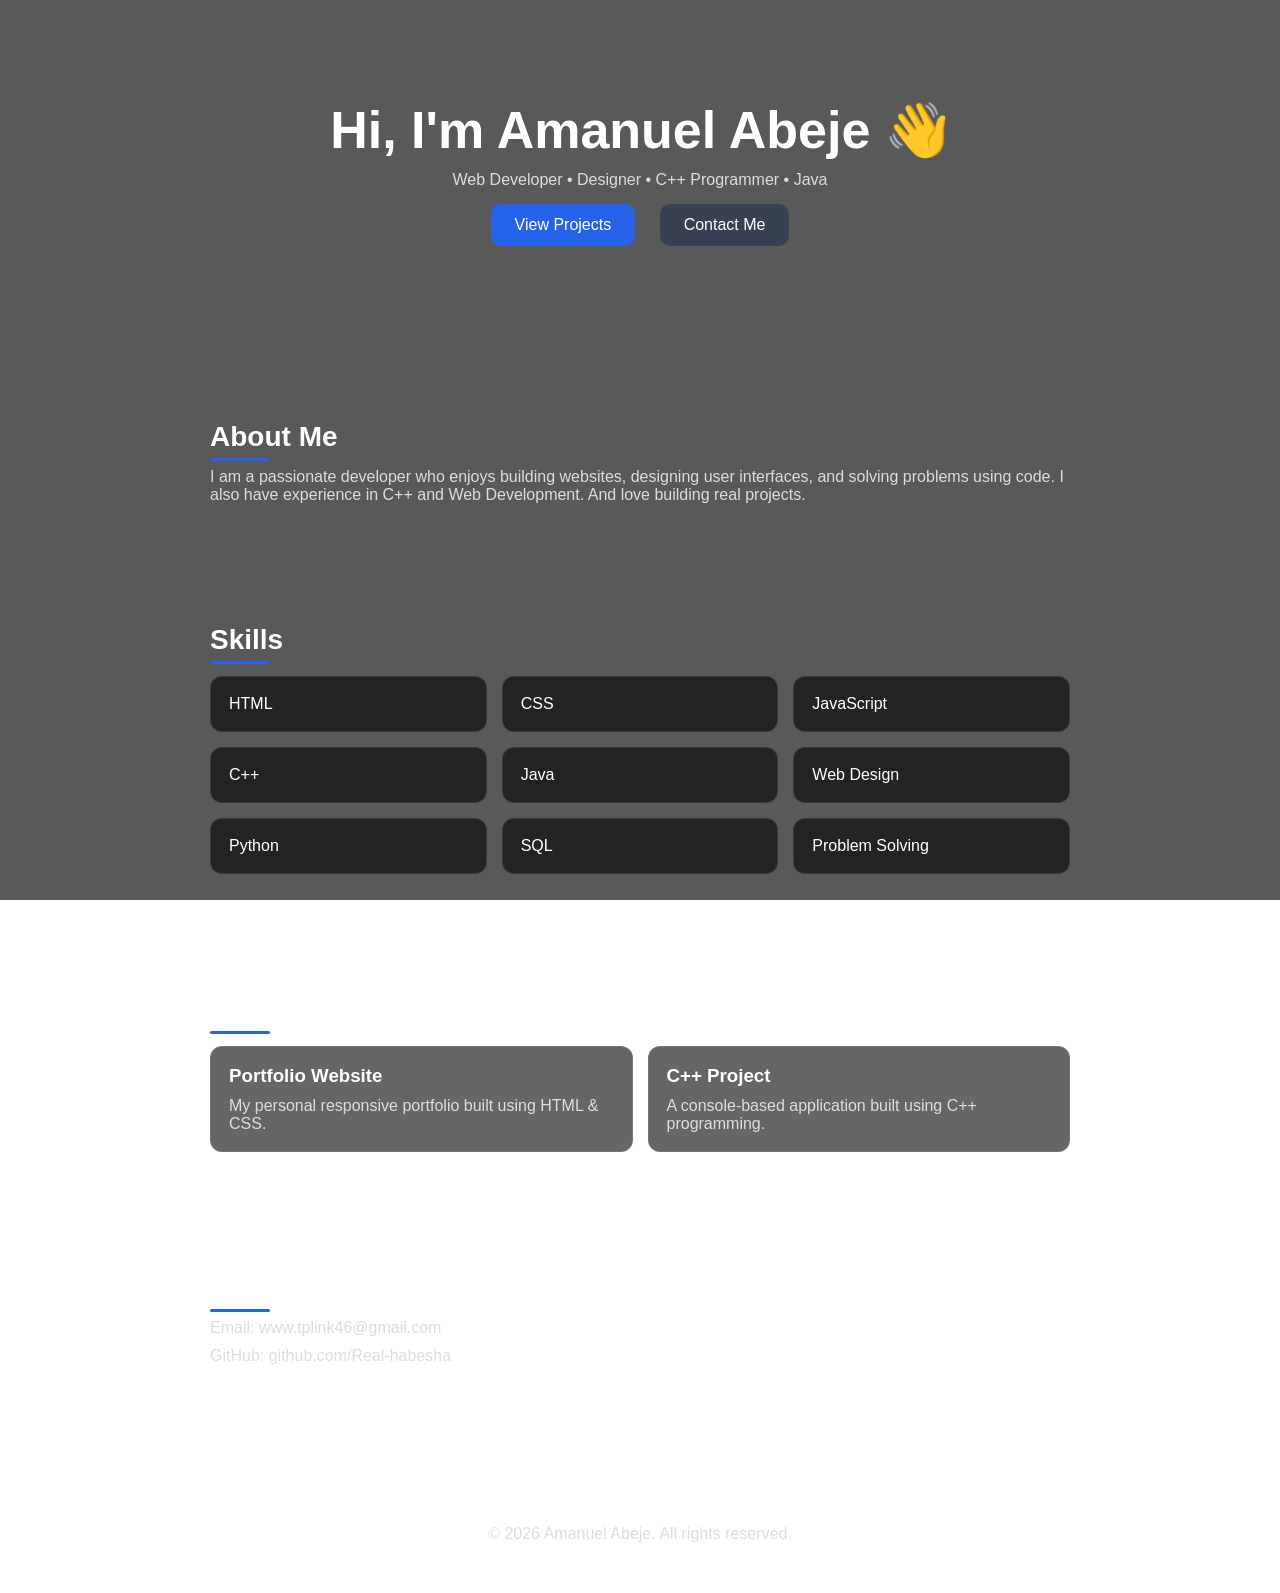
<file: index.html>
<!DOCTYPE html>
<html lang="en">
<head>
  <meta charset="UTF-8" />
  <meta name="viewport" content="width=device-width, initial-scale=1.0" />
  <title>My Portfolio</title>

  <style>
    * {
      margin: 0;
      padding: 0;
      box-sizing: border-box;
      scroll-behavior: smooth;
    }

    body {
      font-family: Arial, sans-serif;
      color: white;
      overflow-x: hidden;

      /* Background image */
      background: url('https://images.unsplash.com/photo-1518770660439-4636190af475?auto=format&fit=crop&w=1600&q=80') no-repeat center center fixed;
      background-size: cover;
    }

    /* Dark overlay for readability */
    body::before {
      content: "";
      position: fixed;
      top: 0;
      left: 0;
      width: 100%;
      height: 100%;
      background: rgba(0, 0, 0, 0.65);
      z-index: -1;
    }

    header {
      text-align: center;
      padding: 100px 20px;
      animation: fadeIn 1.5s ease-in-out;
    }

    h1 {
      font-size: 52px;
      margin-bottom: 10px;
      animation: slideDown 1s ease;
    }

    p {
      color: #ddd;
      margin-top: 10px;
    }

    .btn {
      display: inline-block;
      margin: 15px 10px;
      padding: 12px 24px;
      background: #2563eb;
      color: white;
      border-radius: 10px;
      text-decoration: none;
      transition: 0.3s;
    }

    .btn:hover {
      transform: scale(1.1);
      background: #3b82f6;
      box-shadow: 0 0 20px rgba(59,130,246,0.5);
    }

    .btn.secondary {
      background: #374151;
    }

    section {
      max-width: 900px;
      margin: auto;
      padding: 60px 20px;
      opacity: 0;
      transform: translateY(40px);
      animation: fadeUp 1s ease forwards;
    }

    section:nth-child(2) { animation-delay: 0.2s; }
    section:nth-child(3) { animation-delay: 0.4s; }
    section:nth-child(4) { animation-delay: 0.6s; }
    section:nth-child(5) { animation-delay: 0.8s; }

    h2 {
      font-size: 28px;
      margin-bottom: 15px;
      position: relative;
    }

    h2::after {
      content: "";
      width: 60px;
      height: 3px;
      background: #2563eb;
      position: absolute;
      left: 0;
      bottom: -8px;
      border-radius: 5px;
    }

    .grid {
      display: grid;
      grid-template-columns: repeat(auto-fit, minmax(220px, 1fr));
      gap: 15px;
      margin-top: 20px;
    }

    .card {
      background: rgba(0, 0, 0, 0.6);
      padding: 18px;
      border-radius: 12px;
      transition: 0.3s;
      border: 1px solid rgba(255,255,255,0.1);
      backdrop-filter: blur(10px);
    }

    .card:hover {
      transform: translateY(-10px) scale(1.02);
      box-shadow: 0 10px 30px rgba(0,0,0,0.6);
      border-color: rgba(37,99,235,0.6);
    }

    footer {
      text-align: center;
      padding: 50px;
      color: #aaa;
      margin-top: 40px;
    }

    @keyframes fadeIn {
      from { opacity: 0; }
      to { opacity: 1; }
    }

    @keyframes slideDown {
      from { transform: translateY(-30px); opacity: 0; }
      to { transform: translateY(0); opacity: 1; }
    }

    @keyframes fadeUp {
      to { opacity: 1; transform: translateY(0); }
    }
  </style>
</head>
<body>

<header>
  <h1>Hi, I'm Amanuel Abeje 👋</h1>
  <p>Web Developer • Designer • C++ Programmer • Java</p>
  <a class="btn" href="#projects">View Projects</a>
  <a class="btn secondary" href="#contact">Contact Me</a>
</header>

<section>
  <h2>About Me</h2>
  <p>
    I am a passionate developer who enjoys building websites, designing user interfaces,
    and solving problems using code. I also have experience in C++ and Web Development. And love building real projects.
  </p>
</section>

<section>
  <h2>Skills</h2>
  <div class="grid">
    <div class="card">HTML</div>
    <div class="card">CSS</div>
    <div class="card">JavaScript</div>
    <div class="card">C++</div>
    <div class="card">Java</div>
    <div class="card">Web Design</div>
    <div class="card">Python</div>
    <div class="card">SQL</div>
    <div class="card">Problem Solving</div>
  </div>
</section>

<section id="projects">
  <h2>Projects</h2>
  <div class="grid">
    <div class="card">
      <h3>Portfolio Website</h3>
      <p>My personal responsive portfolio built using HTML & CSS.</p>
    </div>
    <div class="card">
      <h3>C++ Project</h3>
      <p>A console-based application built using C++ programming.</p>
    </div>
  </div>
</section>

<section id="contact">
  <h2>Contact</h2>
  <p>Email: www.tplink46@gmail.com</p>
  <p>GitHub: github.com/Real-habesha</p>
</section>

<footer>
  <p>© 2026 Amanuel Abeje. All rights reserved.</p>
</footer>

</body>
</html>
</file>
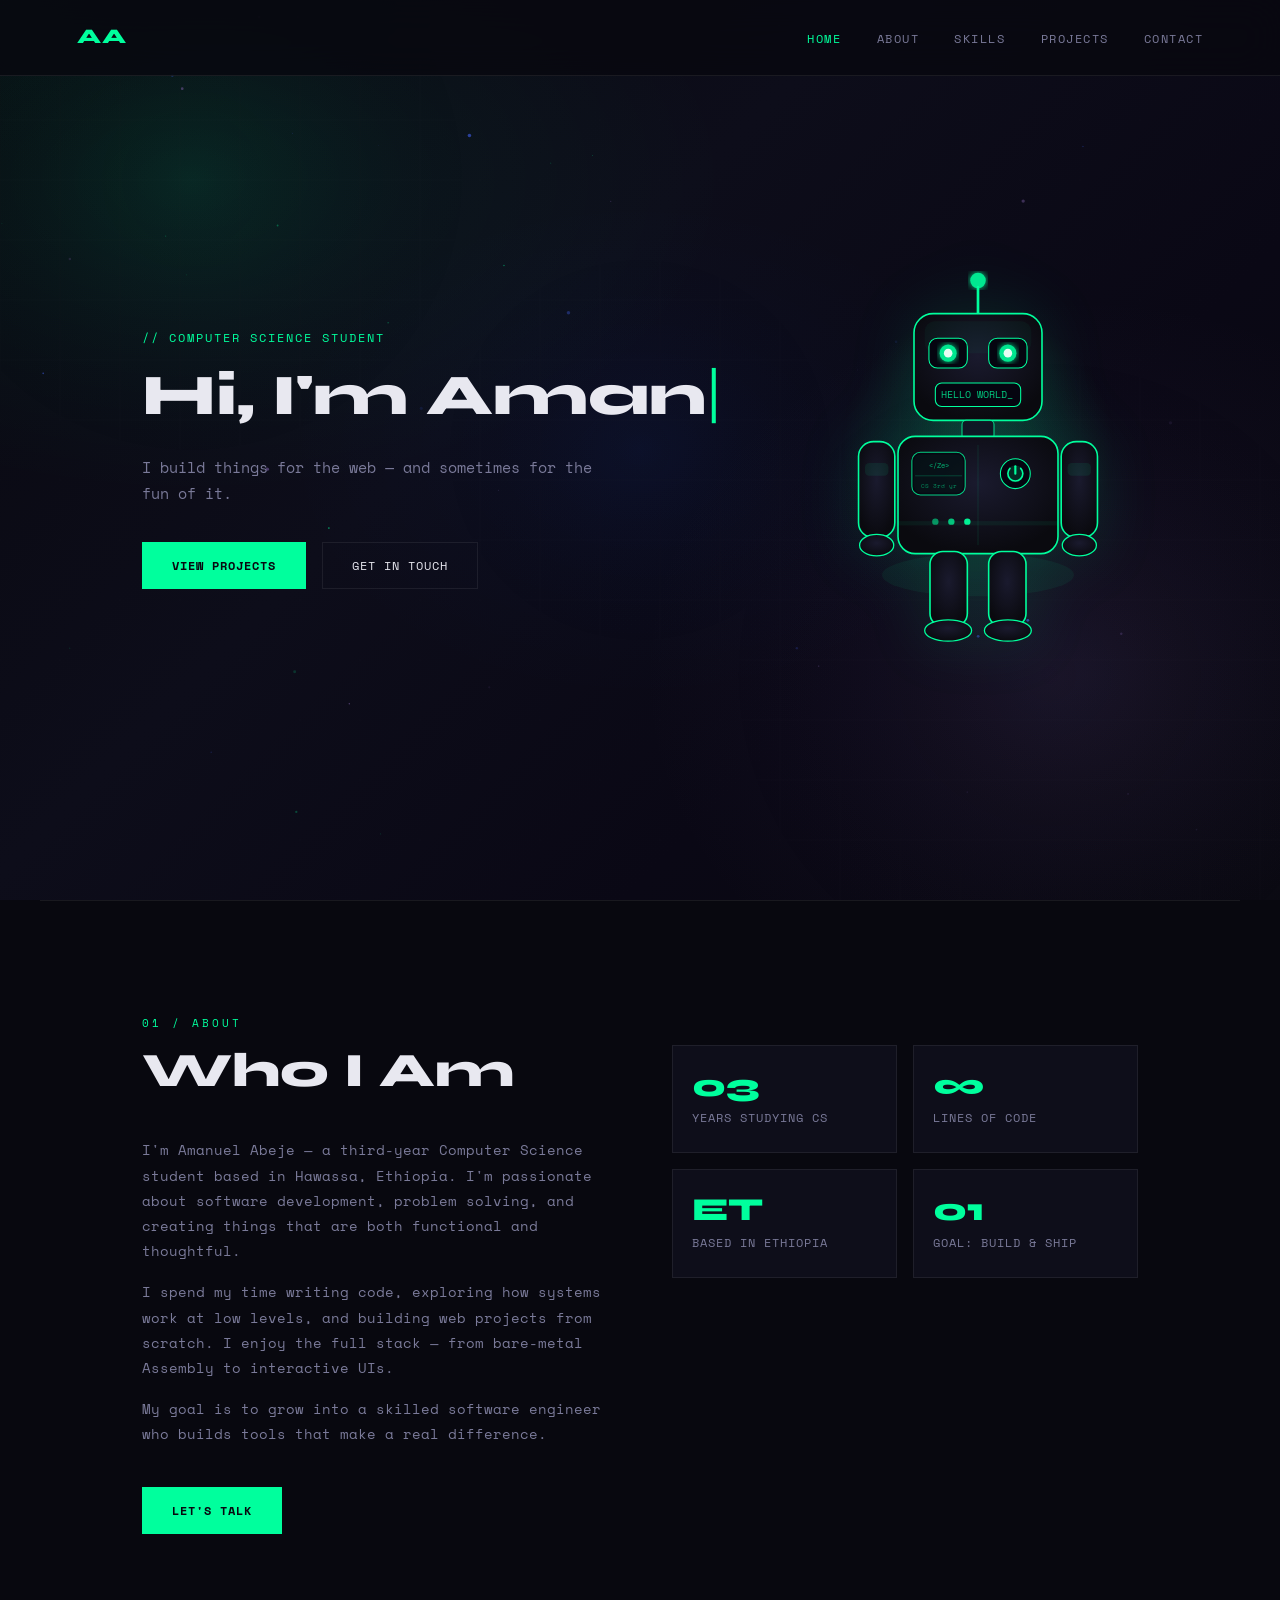
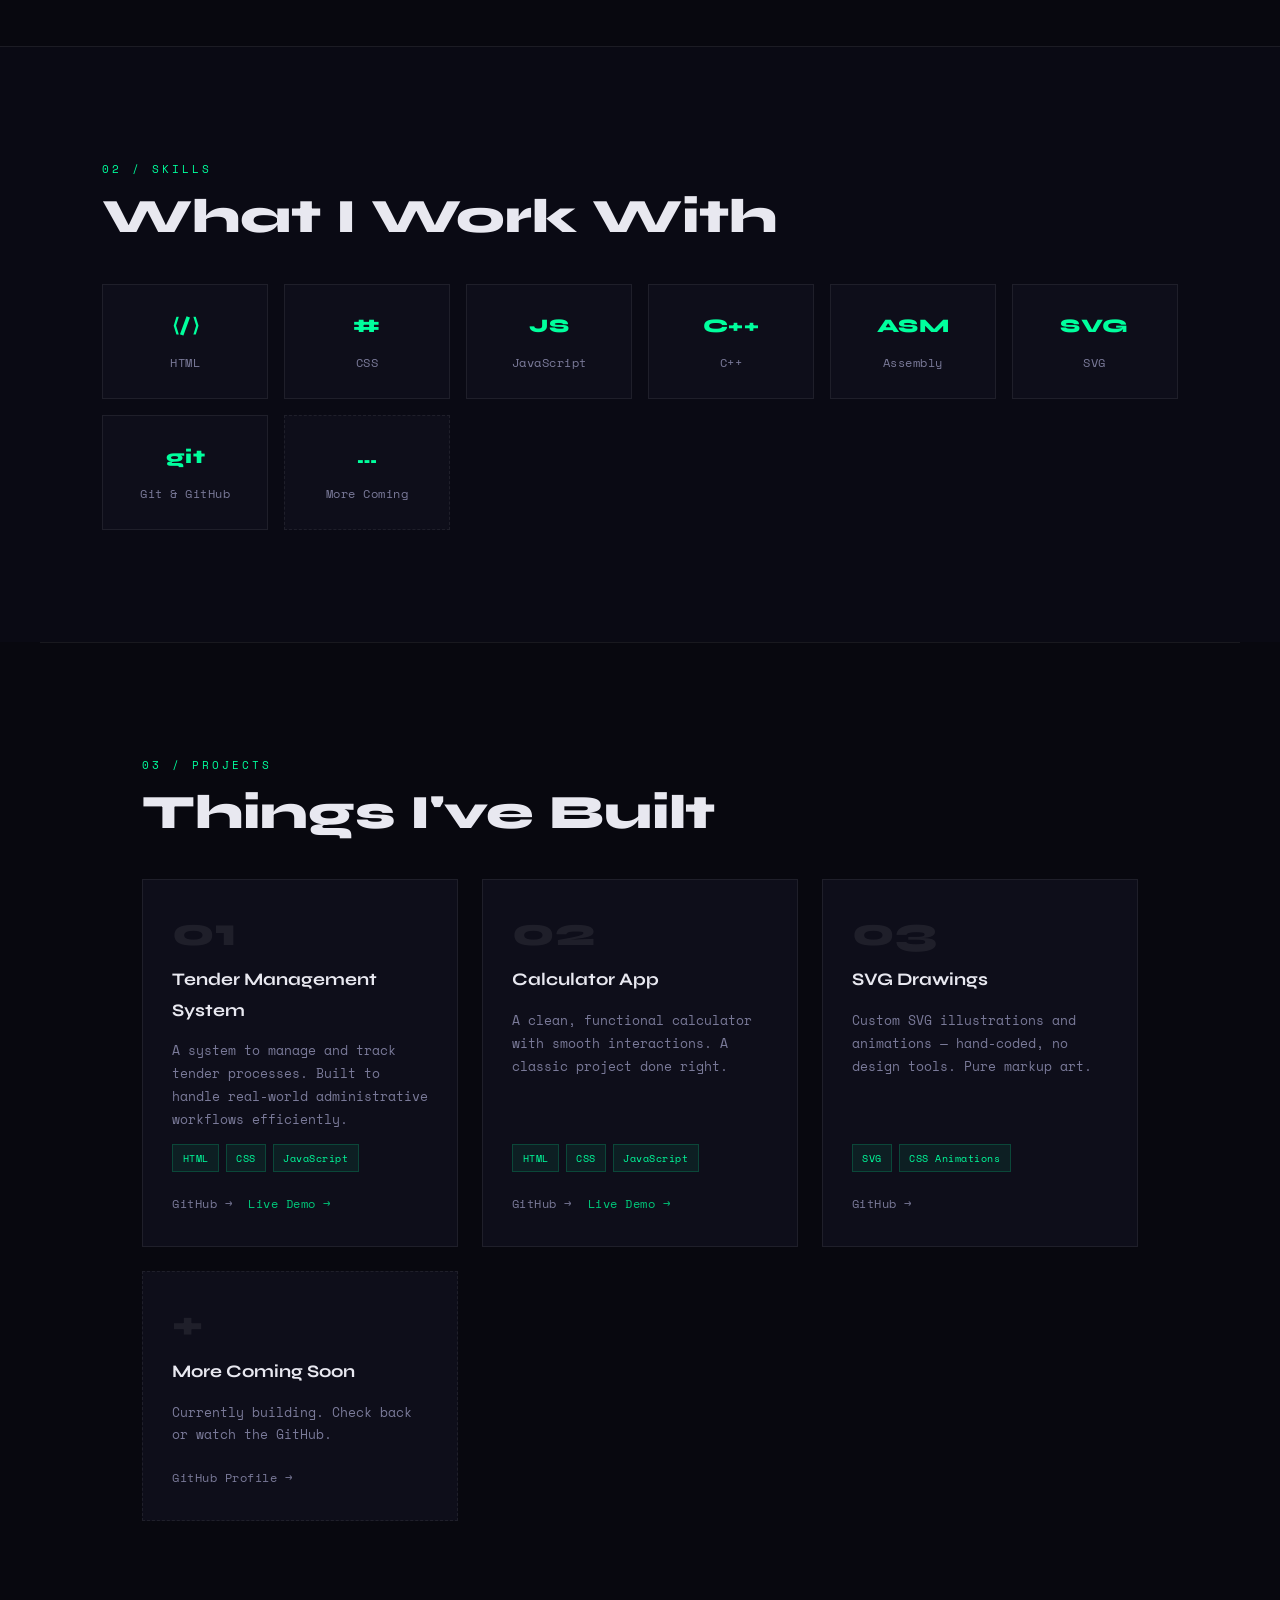
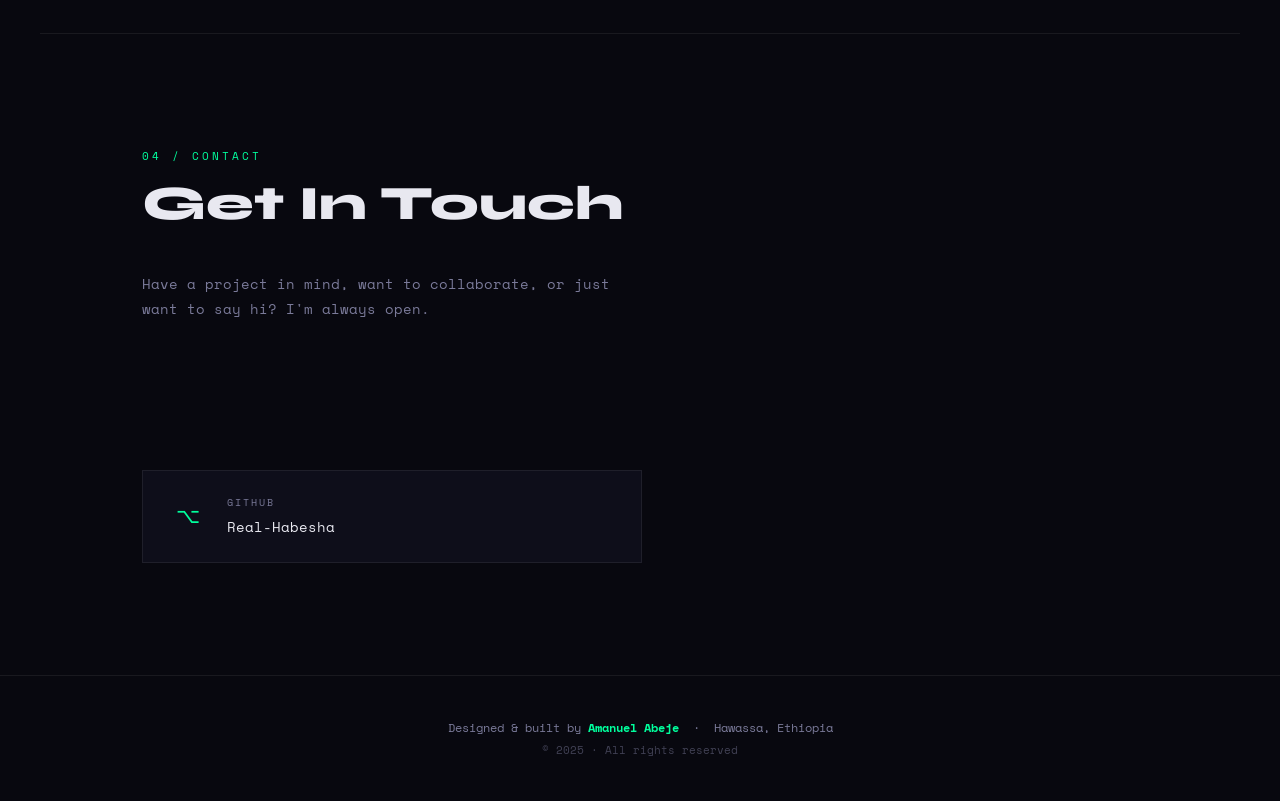
<file: P2/index.html>
<!DOCTYPE html>
<html lang="en">
<head>
  <meta charset="UTF-8" />
  <meta name="viewport" content="width=device-width, initial-scale=1.0" />
  <title>Amanuel Abeje — Portfolio</title>
  <link rel="stylesheet" href="style.css" />
  <link href="https://fonts.googleapis.com/css2?family=Space+Mono:ital,wght@0,400;0,700;1,400&family=Syne:wght@400;600;700;800&display=swap" rel="stylesheet" />
</head>
<body>

  <!-- BACKGROUND LAYERS -->
  <div class="bg-layer"></div>
  <canvas id="bg-canvas"></canvas>

  <!-- NAV -->
  <nav id="navbar">
    <div class="nav-logo">AA</div>
    <ul class="nav-links">
      <li><a href="#home">Home</a></li>
      <li><a href="#about">About</a></li>
      <li><a href="#skills">Skills</a></li>
      <li><a href="#projects">Projects</a></li>
      <li><a href="#contact">Contact</a></li>
    </ul>
    <button class="hamburger" id="hamburger" aria-label="Menu">
      <span></span><span></span><span></span>
    </button>
  </nav>

  <div class="mobile-menu" id="mobileMenu">
    <ul>
      <li><a href="#home" class="mob-link">Home</a></li>
      <li><a href="#about" class="mob-link">About</a></li>
      <li><a href="#skills" class="mob-link">Skills</a></li>
      <li><a href="#projects" class="mob-link">Projects</a></li>
      <li><a href="#contact" class="mob-link">Contact</a></li>
    </ul>
  </div>

  <!-- HOME -->
  <section id="home">
    <div class="hero-content">
      <p class="hero-tag">// Computer Science Student</p>
      <h1 class="hero-title">
        <span id="typed-text"></span><span class="cursor">|</span>
      </h1>
      <p class="hero-sub">I build things for the web — and sometimes for the fun of it.</p>
      <div class="hero-btns">
        <a href="#projects" class="btn-primary">View Projects</a>
        <a href="#contact" class="btn-ghost">Get In Touch</a>
      </div>
    </div>

    <!-- ROBOT SVG -->
    <div class="hero-decoration">
      <svg id="robot-svg" viewBox="0 0 300 380" xmlns="http://www.w3.org/2000/svg" class="hero-svg">
        <defs>
          <radialGradient id="bodyGrad" cx="50%" cy="40%" r="60%">
            <stop offset="0%" stop-color="#1a1a2e"/>
            <stop offset="100%" stop-color="#0a0a0f"/>
          </radialGradient>
          <radialGradient id="glowGreen" cx="50%" cy="50%" r="50%">
            <stop offset="0%" stop-color="#00ff9d" stop-opacity="0.3"/>
            <stop offset="100%" stop-color="#00ff9d" stop-opacity="0"/>
          </radialGradient>
          <filter id="glow-filter">
            <feGaussianBlur stdDeviation="3" result="coloredBlur"/>
            <feMerge><feMergeNode in="coloredBlur"/><feMergeNode in="SourceGraphic"/></feMerge>
          </filter>
          <filter id="soft-glow">
            <feGaussianBlur stdDeviation="6" result="coloredBlur"/>
            <feMerge><feMergeNode in="coloredBlur"/><feMergeNode in="SourceGraphic"/></feMerge>
          </filter>
        </defs>

        <!-- ambient glow behind robot -->
        <ellipse cx="150" cy="300" rx="90" ry="20" fill="#00ff9d" opacity="0.06"/>
        <circle cx="150" cy="180" r="130" fill="url(#glowGreen)" opacity="0.5"/>

        <!-- ANTENNA -->
        <line x1="150" y1="55" x2="150" y2="30" stroke="#00ff9d" stroke-width="2.5" stroke-linecap="round"/>
        <circle cx="150" cy="24" r="7" fill="#00ff9d" filter="url(#glow-filter)">
          <animate attributeName="opacity" values="1;0.3;1" dur="1.8s" repeatCount="indefinite"/>
          <animate attributeName="r" values="7;9;7" dur="1.8s" repeatCount="indefinite"/>
        </circle>

        <!-- HEAD -->
        <rect x="90" y="55" width="120" height="100" rx="18" fill="url(#bodyGrad)" stroke="#00ff9d" stroke-width="1.5"/>
        <!-- head highlight -->
        <rect x="100" y="62" width="100" height="30" rx="10" fill="#00ff9d" opacity="0.04"/>

        <!-- EYES GROUP — rotated by JS -->
        <g id="eyes-group">
          <!-- left eye socket -->
          <rect x="104" y="78" width="36" height="28" rx="8" fill="#050510" stroke="#00ff9d" stroke-width="1"/>
          <!-- left pupil -->
          <circle id="left-pupil" cx="122" cy="92" r="8" fill="#00ff9d" filter="url(#glow-filter)" opacity="0.9"/>
          <circle id="left-pupil-inner" cx="122" cy="92" r="4" fill="#fff" opacity="0.9"/>

          <!-- right eye socket -->
          <rect x="160" y="78" width="36" height="28" rx="8" fill="#050510" stroke="#00ff9d" stroke-width="1"/>
          <!-- right pupil -->
          <circle id="right-pupil" cx="178" cy="92" r="8" fill="#00ff9d" filter="url(#glow-filter)" opacity="0.9"/>
          <circle id="right-pupil-inner" cx="178" cy="92" r="4" fill="#fff" opacity="0.9"/>
        </g>

        <!-- MOUTH / display panel -->
        <rect x="110" y="120" width="80" height="22" rx="6" fill="#050510" stroke="#00ff9d" stroke-width="1"/>
        <!-- scrolling text in mouth -->
        <clipPath id="mouth-clip"><rect x="112" y="122" width="76" height="18" rx="4"/></clipPath>
        <text font-family="Space Mono" font-size="9" fill="#00ff9d" opacity="0.8" clip-path="url(#mouth-clip)">
          <tspan x="115" y="134">HELLO WORLD_</tspan>
          <animate attributeName="x" values="115;30;115" dur="4s" repeatCount="indefinite"/>
        </text>

        <!-- NECK -->
        <rect x="135" y="155" width="30" height="18" rx="4" fill="#111122" stroke="#00ff9d" stroke-width="1" opacity="0.8"/>

        <!-- BODY -->
        <rect x="75" y="170" width="150" height="110" rx="16" fill="url(#bodyGrad)" stroke="#00ff9d" stroke-width="1.5"/>
        <!-- body panel lines -->
        <line x1="150" y1="178" x2="150" y2="272" stroke="#00ff9d" stroke-width="0.5" opacity="0.2"/>
        <rect x="88" y="185" width="50" height="40" rx="8" fill="#050510" stroke="#00ff9d" stroke-width="1" opacity="0.8"/>
        <!-- chest screen glow -->
        <rect x="90" y="187" width="46" height="36" rx="6" fill="#00ff9d" opacity="0.04"/>
        <!-- chest screen content -->
        <text x="113" y="200" text-anchor="middle" font-family="Space Mono" font-size="7" fill="#00ff9d" opacity="0.7">&lt;/Ze&gt;</text>
        <line x1="91" y1="207" x2="135" y2="207" stroke="#00ff9d" stroke-width="0.5" opacity="0.4"/>
        <text x="113" y="218" text-anchor="middle" font-family="Space Mono" font-size="6" fill="#00ff9d" opacity="0.5">CS 3rd yr</text>

        <!-- power button -->
        <circle cx="185" cy="205" r="14" fill="#050510" stroke="#00ff9d" stroke-width="1"/>
        <circle cx="185" cy="205" r="8" fill="#00ff9d" opacity="0.15"/>
        <path d="M185 198 L185 205" stroke="#00ff9d" stroke-width="2" stroke-linecap="round"/>
        <path d="M180 200 A7 7 0 1 0 190 200" fill="none" stroke="#00ff9d" stroke-width="1.5" stroke-linecap="round"/>

        <!-- belly dots -->
        <circle cx="110" cy="250" r="3" fill="#00ff9d" opacity="0.5">
          <animate attributeName="opacity" values="0.5;1;0.5" dur="2s" begin="0s" repeatCount="indefinite"/>
        </circle>
        <circle cx="125" cy="250" r="3" fill="#00ff9d" opacity="0.5">
          <animate attributeName="opacity" values="0.5;1;0.5" dur="2s" begin="0.4s" repeatCount="indefinite"/>
        </circle>
        <circle cx="140" cy="250" r="3" fill="#00ff9d" opacity="0.5">
          <animate attributeName="opacity" values="0.5;1;0.5" dur="2s" begin="0.8s" repeatCount="indefinite"/>
        </circle>

        <!-- LEFT ARM -->
        <rect x="38" y="175" width="34" height="90" rx="14" fill="url(#bodyGrad)" stroke="#00ff9d" stroke-width="1.5"/>
        <rect x="44" y="195" width="22" height="12" rx="4" fill="#00ff9d" opacity="0.08"/>
        <!-- left hand -->
        <ellipse cx="55" cy="272" rx="16" ry="10" fill="url(#bodyGrad)" stroke="#00ff9d" stroke-width="1.2"/>

        <!-- RIGHT ARM -->
        <rect x="228" y="175" width="34" height="90" rx="14" fill="url(#bodyGrad)" stroke="#00ff9d" stroke-width="1.5"/>
        <rect x="234" y="195" width="22" height="12" rx="4" fill="#00ff9d" opacity="0.08"/>
        <!-- right hand -->
        <ellipse cx="245" cy="272" rx="16" ry="10" fill="url(#bodyGrad)" stroke="#00ff9d" stroke-width="1.2"/>

        <!-- LEGS -->
        <rect x="105" y="278" width="35" height="70" rx="12" fill="url(#bodyGrad)" stroke="#00ff9d" stroke-width="1.5"/>
        <rect x="160" y="278" width="35" height="70" rx="12" fill="url(#bodyGrad)" stroke="#00ff9d" stroke-width="1.5"/>

        <!-- FEET -->
        <ellipse cx="122" cy="352" rx="22" ry="10" fill="url(#bodyGrad)" stroke="#00ff9d" stroke-width="1.2"/>
        <ellipse cx="178" cy="352" rx="22" ry="10" fill="url(#bodyGrad)" stroke="#00ff9d" stroke-width="1.2"/>

        <!-- scan line effect -->
        <rect x="75" y="170" width="150" height="4" fill="#00ff9d" opacity="0.06">
          <animate attributeName="y" values="170;280;170" dur="3s" repeatCount="indefinite"/>
        </rect>
      </svg>
    </div>
  </section>

  <!-- ABOUT -->
  <section id="about">
    <div class="section-label">01 / About</div>
    <div class="about-grid">
      <div class="about-text">
        <h2 class="section-title">Who I Am</h2>
        <p>I'm Amanuel Abeje — a third-year Computer Science student based in Hawassa, Ethiopia. I'm passionate about software development, problem solving, and creating things that are both functional and thoughtful.</p>
        <p>I spend my time writing code, exploring how systems work at low levels, and building web projects from scratch. I enjoy the full stack — from bare-metal Assembly to interactive UIs.</p>
        <p>My goal is to grow into a skilled software engineer who builds tools that make a real difference.</p>
        <a href="#contact" class="btn-primary" style="margin-top:1.5rem;display:inline-block;">Let's Talk</a>
      </div>
      <div class="about-facts">
        <div class="fact-card">
          <span class="fact-num">03</span>
          <span class="fact-label">Years Studying CS</span>
        </div>
        <div class="fact-card">
          <span class="fact-num">∞</span>
          <span class="fact-label">Lines of Code</span>
        </div>
        <div class="fact-card">
          <span class="fact-num">ET</span>
          <span class="fact-label">Based in Ethiopia</span>
        </div>
        <div class="fact-card">
          <span class="fact-num">01</span>
          <span class="fact-label">Goal: Build & Ship</span>
        </div>
      </div>
    </div>
  </section>

  <!-- SKILLS -->
  <section id="skills">
    <div class="section-label">02 / Skills</div>
    <h2 class="section-title">What I Work With</h2>
    <div class="skills-grid">
      <div class="skill-item"><span class="skill-icon">⟨/⟩</span><span>HTML</span></div>
      <div class="skill-item"><span class="skill-icon">#</span><span>CSS</span></div>
      <div class="skill-item"><span class="skill-icon">JS</span><span>JavaScript</span></div>
      <div class="skill-item"><span class="skill-icon">C++</span><span>C++</span></div>
      <div class="skill-item"><span class="skill-icon">ASM</span><span>Assembly</span></div>
      <div class="skill-item"><span class="skill-icon">SVG</span><span>SVG</span></div>
      <div class="skill-item"><span class="skill-icon">git</span><span>Git & GitHub</span></div>
      <div class="skill-item skill-soon"><span class="skill-icon">…</span><span>More Coming</span></div>
    </div>
  </section>

  <!-- PROJECTS -->
  <section id="projects">
    <div class="section-label">03 / Projects</div>
    <h2 class="section-title">Things I've Built</h2>
    <div class="projects-grid">
      <div class="project-card">
        <div class="project-num">01</div>
        <h3>Tender Management System</h3>
        <p>A system to manage and track tender processes. Built to handle real-world administrative workflows efficiently.</p>
        <div class="project-tags"><span>HTML</span><span>CSS</span><span>JavaScript</span></div>
        <div class="project-links">
          <a href="#" class="proj-link">GitHub →</a>
          <a href="#" class="proj-link demo">Live Demo →</a>
        </div>
      </div>
      <div class="project-card">
        <div class="project-num">02</div>
        <h3>Calculator App</h3>
        <p>A clean, functional calculator with smooth interactions. A classic project done right.</p>
        <div class="project-tags"><span>HTML</span><span>CSS</span><span>JavaScript</span></div>
        <div class="project-links">
          <a href="#" class="proj-link">GitHub →</a>
          <a href="#" class="proj-link demo">Live Demo →</a>
        </div>
      </div>
      <div class="project-card">
        <div class="project-num">03</div>
        <h3>SVG Drawings</h3>
        <p>Custom SVG illustrations and animations — hand-coded, no design tools. Pure markup art.</p>
        <div class="project-tags"><span>SVG</span><span>CSS Animations</span></div>
        <div class="project-links"><a href="#" class="proj-link">GitHub →</a></div>
      </div>
      <div class="project-card placeholder">
        <div class="project-num">+</div>
        <h3>More Coming Soon</h3>
        <p>Currently building. Check back or watch the GitHub.</p>
        <div class="project-links">
          <a href="https://github.com/Real-Habesha" target="_blank" class="proj-link">GitHub Profile →</a>
        </div>
      </div>
    </div>
  </section>

  <!-- CONTACT -->
  <section id="contact">
    <div class="section-label">04 / Contact</div>
    <h2 class="section-title">Get In Touch</h2>
    <p class="contact-intro">Have a project in mind, want to collaborate, or just want to say hi? I'm always open.</p>
    <div class="contact-links">
      <a href="mailto:www.tplink46@gmail.com" class="contact-card">
        <span class="contact-icon">✉</span>
        <div>
          <span class="contact-type">Email</span>
          <span class="contact-val">www.tplink46@gmail.com</span>
        </div>
      </a>
      <a href="https://github.com/Real-Habesha" target="_blank" class="contact-card">
        <span class="contact-icon">⌥</span>
        <div>
          <span class="contact-type">GitHub</span>
          <span class="contact-val">Real-Habesha</span>
        </div>
      </a>
    </div>
  </section>

  <!-- FOOTER -->
  <footer>
    <p>Designed & built by <strong>Amanuel Abeje</strong> &nbsp;·&nbsp; Hawassa, Ethiopia</p>
    <p class="footer-small">© 2025 · All rights reserved</p>
  </footer>

  <script src="script.js"></script>
</body>
</html>
</file>
<file: P2/style.css>
/* ===========================
   CSS VARIABLES & RESET
=========================== */
:root {
  --bg: #08080f;
  --bg2: #0d0d18;
  --bg3: #12121f;
  --accent: #00ff9d;
  --accent2: #00c97a;
  --accent3: #7b5ea7;
  --text: #e8e8f0;
  --muted: #7a7a99;
  --border: rgba(255,255,255,0.07);
  --card: #0e0e1a;
  --font-head: 'Syne', sans-serif;
  --font-mono: 'Space Mono', monospace;
}

*, *::before, *::after { margin: 0; padding: 0; box-sizing: border-box; }
html { scroll-behavior: smooth; }

body {
  background: var(--bg);
  color: var(--text);
  font-family: var(--font-mono);
  font-size: 15px;
  line-height: 1.75;
  overflow-x: hidden;
}

a { color: inherit; text-decoration: none; }
ul { list-style: none; }

/* ===========================
   BACKGROUND
=========================== */
#bg-canvas {
  position: fixed;
  top: 0; left: 0;
  width: 100%; height: 100%;
  z-index: 0;
  pointer-events: none;
}

.bg-layer {
  position: fixed;
  inset: 0;
  z-index: 0;
  pointer-events: none;
  background:
    radial-gradient(ellipse 60% 50% at 15% 20%, rgba(0,255,157,0.07) 0%, transparent 70%),
    radial-gradient(ellipse 50% 60% at 85% 75%, rgba(123,94,167,0.09) 0%, transparent 70%),
    radial-gradient(ellipse 40% 40% at 50% 50%, rgba(0,100,255,0.04) 0%, transparent 70%),
    linear-gradient(135deg, #08080f 0%, #0d0d1a 40%, #0a0815 70%, #08080f 100%);
}

/* ===========================
   NAVBAR
=========================== */
#navbar {
  position: fixed;
  top: 0; left: 0; right: 0;
  z-index: 100;
  display: flex;
  align-items: center;
  justify-content: space-between;
  padding: 1.2rem 6%;
  background: rgba(8,8,15,0.8);
  backdrop-filter: blur(18px);
  border-bottom: 1px solid var(--border);
  transition: background 0.3s;
}

.nav-logo {
  font-family: var(--font-head);
  font-weight: 800;
  font-size: 1.3rem;
  color: var(--accent);
  letter-spacing: 1px;
}

.nav-links { display: flex; gap: 2.2rem; }

.nav-links a {
  font-size: 0.78rem;
  letter-spacing: 1.5px;
  text-transform: uppercase;
  color: var(--muted);
  transition: color 0.2s;
  position: relative;
}

.nav-links a::after {
  content: '';
  position: absolute;
  bottom: -3px; left: 0;
  width: 0; height: 1px;
  background: var(--accent);
  transition: width 0.25s;
}

.nav-links a:hover { color: var(--accent); }
.nav-links a:hover::after { width: 100%; }

.hamburger {
  display: none;
  flex-direction: column;
  gap: 5px;
  background: none;
  border: none;
  cursor: pointer;
  padding: 4px;
}

.hamburger span {
  display: block;
  width: 24px; height: 2px;
  background: var(--text);
  transition: 0.3s;
}

.mobile-menu {
  display: none;
  position: fixed;
  top: 64px; left: 0; right: 0;
  background: var(--bg2);
  border-bottom: 1px solid var(--border);
  z-index: 99;
  padding: 1.5rem 6%;
  flex-direction: column;
  gap: 1rem;
}

.mobile-menu.open { display: flex; }
.mobile-menu ul { display: flex; flex-direction: column; gap: 1rem; }
.mobile-menu a { font-size: 0.9rem; color: var(--muted); letter-spacing: 1px; text-transform: uppercase; }
.mobile-menu a:hover { color: var(--accent); }

/* ===========================
   SECTIONS SHARED
=========================== */
section {
  padding: 7rem 8%;
  max-width: 1200px;
  margin: 0 auto;
  position: relative;
  z-index: 1;
}

.section-label {
  font-size: 0.7rem;
  letter-spacing: 3px;
  text-transform: uppercase;
  color: var(--accent);
  margin-bottom: 0.75rem;
}

.section-title {
  font-family: var(--font-head);
  font-size: clamp(2rem, 4vw, 3rem);
  font-weight: 800;
  line-height: 1.1;
  margin-bottom: 2.5rem;
  color: var(--text);
}

/* ===========================
   HOME / HERO
=========================== */
#home {
  min-height: 100vh;
  display: flex;
  align-items: center;
  justify-content: space-between;
  gap: 3rem;
  padding-top: 8rem;
  max-width: 1200px;
  margin: 0 auto;
}

.hero-content { flex: 1; max-width: 580px; }

.hero-tag {
  font-size: 0.75rem;
  color: var(--accent);
  letter-spacing: 2px;
  text-transform: uppercase;
  margin-bottom: 1rem;
  opacity: 0;
  animation: fadeUp 0.6s 0.2s forwards;
}

.hero-title {
  font-family: var(--font-head);
  font-size: clamp(2.2rem, 4.5vw, 3.6rem);
  font-weight: 800;
  line-height: 1.1;
  margin-bottom: 1.2rem;
  min-height: 4.5rem;
  opacity: 0;
  animation: fadeUp 0.6s 0.4s forwards;
}

.cursor {
  display: inline-block;
  color: var(--accent);
  animation: blink 0.7s infinite;
  font-weight: 300;
}

@keyframes blink {
  0%, 100% { opacity: 1; }
  50% { opacity: 0; }
}

.hero-sub {
  color: var(--muted);
  font-size: 0.92rem;
  max-width: 460px;
  margin-bottom: 2.2rem;
  opacity: 0;
  animation: fadeUp 0.6s 0.6s forwards;
}

.hero-btns {
  display: flex;
  gap: 1rem;
  flex-wrap: wrap;
  opacity: 0;
  animation: fadeUp 0.6s 0.8s forwards;
}

.btn-primary {
  display: inline-block;
  padding: 0.75rem 1.8rem;
  background: var(--accent);
  color: #08080f;
  font-family: var(--font-mono);
  font-size: 0.78rem;
  font-weight: 700;
  letter-spacing: 1px;
  text-transform: uppercase;
  border: 1px solid var(--accent);
  transition: background 0.2s, color 0.2s, transform 0.15s;
}

.btn-primary:hover {
  background: transparent;
  color: var(--accent);
  transform: translateY(-2px);
}

.btn-ghost {
  display: inline-block;
  padding: 0.75rem 1.8rem;
  background: transparent;
  color: var(--text);
  font-family: var(--font-mono);
  font-size: 0.78rem;
  letter-spacing: 1px;
  text-transform: uppercase;
  border: 1px solid var(--border);
  transition: border-color 0.2s, color 0.2s, transform 0.15s;
}

.btn-ghost:hover {
  border-color: var(--accent);
  color: var(--accent);
  transform: translateY(-2px);
}

/* ===========================
   ROBOT
=========================== */
.hero-decoration {
  flex: 0 0 320px;
  display: flex;
  align-items: center;
  justify-content: center;
  opacity: 0;
  animation: fadeIn 1s 1s forwards;
  position: relative;
}

.hero-svg {
  width: 100%;
  max-width: 320px;
  filter: drop-shadow(0 0 30px rgba(0,255,157,0.12));
  transition: filter 0.3s;
}

.hero-svg:hover {
  filter: drop-shadow(0 0 50px rgba(0,255,157,0.25));
}

/* robot idle bob */
#robot-svg {
  animation: robotBob 3s ease-in-out infinite;
  transform-origin: center bottom;
}

@keyframes robotBob {
  0%, 100% { transform: translateY(0px); }
  50% { transform: translateY(-8px); }
}

/* ===========================
   ABOUT
=========================== */
#about { border-top: 1px solid var(--border); }

.about-grid {
  display: grid;
  grid-template-columns: 1fr 1fr;
  gap: 4rem;
  align-items: start;
}

.about-text p { color: var(--muted); margin-bottom: 1rem; font-size: 0.9rem; }

.about-facts {
  display: grid;
  grid-template-columns: 1fr 1fr;
  gap: 1rem;
}

.fact-card {
  background: var(--card);
  border: 1px solid var(--border);
  padding: 1.5rem 1.2rem;
  display: flex;
  flex-direction: column;
  gap: 0.4rem;
  transition: border-color 0.2s, transform 0.2s;
}

.fact-card:hover { border-color: var(--accent); transform: translateY(-3px); }

.fact-num {
  font-family: var(--font-head);
  font-size: 2rem;
  font-weight: 800;
  color: var(--accent);
  line-height: 1;
}

.fact-label { font-size: 0.72rem; color: var(--muted); letter-spacing: 1px; text-transform: uppercase; }

/* ===========================
   SKILLS
=========================== */
#skills {
  border-top: 1px solid var(--border);
  background: rgba(13,13,24,0.6);
  max-width: 100%;
  padding-left: 8%; padding-right: 8%;
}

#skills .section-label,
#skills .section-title,
#skills .skills-grid { max-width: 1200px; margin-left: auto; margin-right: auto; }

.skills-grid {
  display: grid;
  grid-template-columns: repeat(auto-fill, minmax(140px, 1fr));
  gap: 1rem;
}

.skill-item {
  background: var(--card);
  border: 1px solid var(--border);
  padding: 1.5rem 1rem;
  display: flex;
  flex-direction: column;
  align-items: center;
  gap: 0.6rem;
  text-align: center;
  font-size: 0.78rem;
  color: var(--muted);
  letter-spacing: 0.5px;
  transition: border-color 0.2s, color 0.2s, transform 0.2s;
  cursor: default;
}

.skill-item:hover { border-color: var(--accent); color: var(--text); transform: translateY(-4px); }

.skill-icon { font-family: var(--font-head); font-size: 1.2rem; font-weight: 800; color: var(--accent); }
.skill-soon { opacity: 0.4; border-style: dashed; }

/* ===========================
   PROJECTS
=========================== */
#projects { border-top: 1px solid var(--border); }

.projects-grid {
  display: grid;
  grid-template-columns: repeat(auto-fill, minmax(280px, 1fr));
  gap: 1.5rem;
}

.project-card {
  background: var(--card);
  border: 1px solid var(--border);
  padding: 2rem 1.8rem;
  display: flex;
  flex-direction: column;
  gap: 0.8rem;
  transition: border-color 0.2s, transform 0.2s;
  position: relative;
  overflow: hidden;
}

.project-card::before {
  content: '';
  position: absolute;
  top: 0; left: 0;
  width: 3px; height: 0;
  background: var(--accent);
  transition: height 0.3s;
}

.project-card:hover::before { height: 100%; }
.project-card:hover { border-color: var(--accent); transform: translateY(-4px); }

.project-num {
  font-family: var(--font-head);
  font-size: 2.5rem;
  font-weight: 800;
  color: var(--border);
  line-height: 1;
  transition: color 0.2s;
}

.project-card:hover .project-num { color: rgba(0,255,157,0.12); }
.project-card h3 { font-family: var(--font-head); font-size: 1.1rem; font-weight: 700; color: var(--text); }
.project-card p { font-size: 0.82rem; color: var(--muted); flex: 1; }

.project-tags { display: flex; flex-wrap: wrap; gap: 0.4rem; }

.project-tags span {
  font-size: 0.65rem;
  padding: 0.25rem 0.6rem;
  background: rgba(0,255,157,0.07);
  color: var(--accent);
  border: 1px solid rgba(0,255,157,0.18);
  letter-spacing: 0.5px;
}

.project-links { display: flex; gap: 1rem; margin-top: 0.5rem; }

.proj-link { font-size: 0.75rem; color: var(--muted); letter-spacing: 0.5px; transition: color 0.2s; }
.proj-link:hover { color: var(--accent); }
.proj-link.demo { color: var(--accent2); }
.project-card.placeholder { border-style: dashed; opacity: 0.5; }

/* ===========================
   CONTACT
=========================== */
#contact { border-top: 1px solid var(--border); }

.contact-intro { color: var(--muted); font-size: 0.9rem; max-width: 480px; margin-bottom: 2.5rem; }

.contact-links { display: flex; flex-direction: column; gap: 1rem; max-width: 500px; }

.contact-card {
  display: flex;
  align-items: center;
  gap: 1.4rem;
  background: var(--card);
  border: 1px solid var(--border);
  padding: 1.4rem 1.8rem;
  transition: border-color 0.2s, transform 0.2s;
}

.contact-card:hover { border-color: var(--accent); transform: translateX(6px); }

.contact-icon { font-size: 1.3rem; color: var(--accent); min-width: 2rem; text-align: center; }

.contact-card > div { display: flex; flex-direction: column; gap: 0.2rem; }
.contact-type { font-size: 0.65rem; text-transform: uppercase; letter-spacing: 2px; color: var(--muted); }
.contact-val { font-size: 0.88rem; color: var(--text); }

/* ===========================
   FOOTER
=========================== */
footer {
  border-top: 1px solid var(--border);
  padding: 2.5rem 8%;
  text-align: center;
  color: var(--muted);
  font-size: 0.78rem;
  line-height: 1.9;
  position: relative;
  z-index: 1;
}

footer strong { color: var(--accent); }
.footer-small { font-size: 0.7rem; opacity: 0.5; }

/* ===========================
   ANIMATIONS
=========================== */
@keyframes fadeUp {
  from { opacity: 0; transform: translateY(20px); }
  to { opacity: 1; transform: translateY(0); }
}

@keyframes fadeIn {
  from { opacity: 0; }
  to { opacity: 1; }
}

.reveal {
  opacity: 0;
  transform: translateY(28px);
  transition: opacity 0.6s ease, transform 0.6s ease;
}

.reveal.visible { opacity: 1; transform: none; }

/* ===========================
   RESPONSIVE
=========================== */
@media (max-width: 900px) {
  #home { flex-direction: column; text-align: center; padding-top: 6rem; }
  .hero-content { max-width: 100%; }
  .hero-btns { justify-content: center; }
  .hero-decoration { flex: none; width: 240px; }
  .about-grid { grid-template-columns: 1fr; gap: 2.5rem; }
}

@media (max-width: 640px) {
  .nav-links { display: none; }
  .hamburger { display: flex; }
  section { padding: 5rem 5%; }
  .about-facts { grid-template-columns: 1fr 1fr; }
  .skills-grid { grid-template-columns: repeat(3, 1fr); }
  .projects-grid { grid-template-columns: 1fr; }
}
</file>
